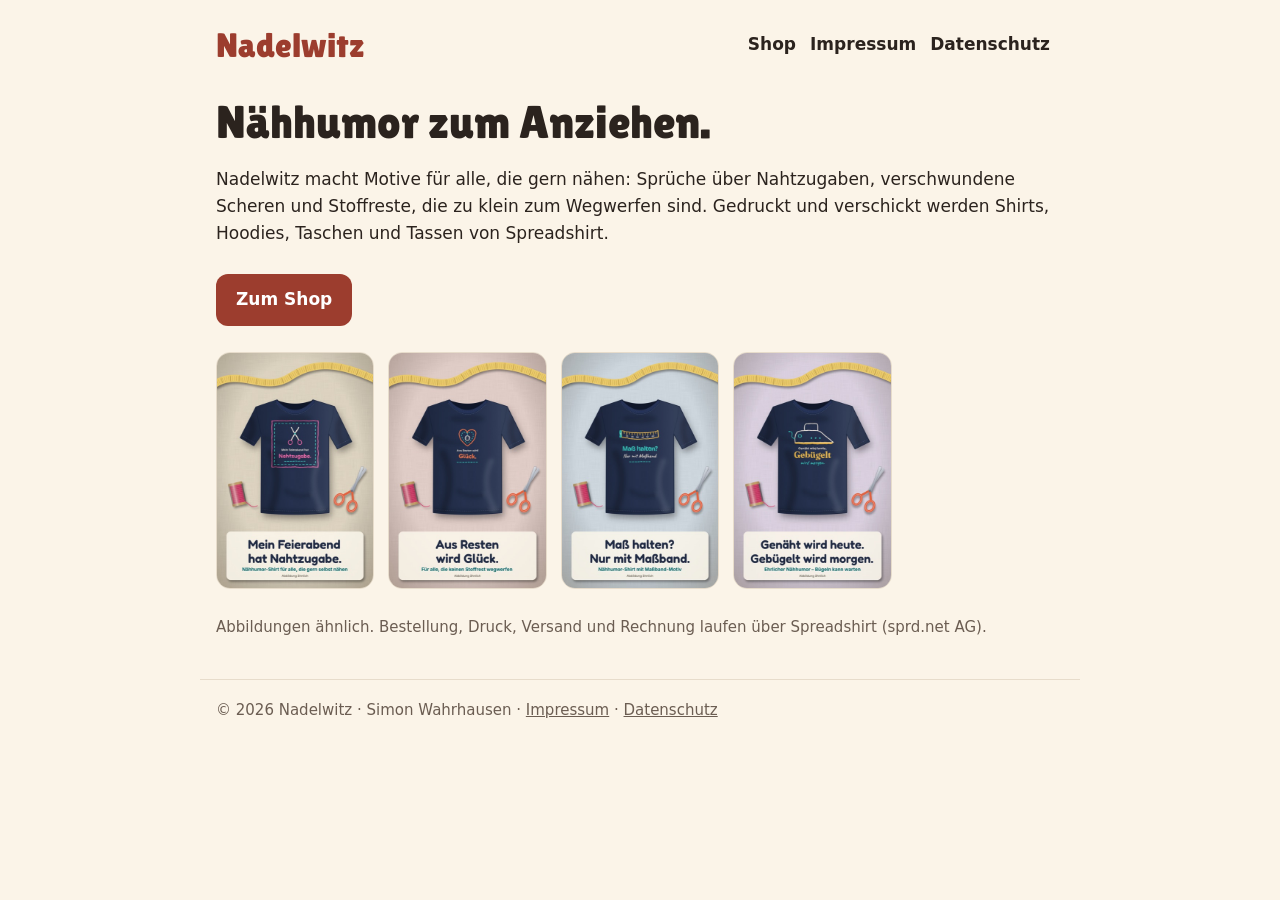
<file: index.html>
<!doctype html>
<html lang="de">
<head>
<meta charset="utf-8">
<meta name="viewport" content="width=device-width,initial-scale=1">
<title>Nadelwitz – Nähhumor zum Anziehen</title>
<meta name="description" content="Nadelwitz: Shirts, Hoodies, Taschen und Tassen mit Sprüchen für alle, die gern nähen.">
<link rel="stylesheet" href="stil.css">
</head>
<body>
<header><a class="marke" href="./">Nadelwitz</a><nav><a href="https://nadelwitz.myspreadshop.de/">Shop</a><a href="impressum.html">Impressum</a><a href="datenschutz.html">Datenschutz</a></nav></header>
<main>
<h1>Nähhumor zum Anziehen.</h1>
<p>Nadelwitz macht Motive für alle, die gern nähen: Sprüche über Nahtzugaben, verschwundene Scheren und Stoffreste, die zu klein zum Wegwerfen sind. Gedruckt und verschickt werden Shirts, Hoodies, Taschen und Tassen von Spreadshirt.</p>
<p><a class="knopf" href="https://nadelwitz.myspreadshop.de/">Zum Shop</a></p>
<div class="raster">
<img src="bilder/motiv-01.jpg" width="426" height="640" alt="Shirt mit dem Spruch „Mein Feierabend hat Nahtzugabe.“ und einer Schere über einem Schnittmuster">
<img src="bilder/motiv-05.jpg" width="426" height="640" alt="Shirt mit dem Spruch „Aus Resten wird Glück.“ und einem Herz aus Stoff">
<img src="bilder/motiv-07.jpg" width="426" height="640" alt="Shirt mit dem Spruch „Maß halten? Nur mit Maßband.“ und einem Maßband">
<img src="bilder/motiv-09.jpg" width="426" height="640" alt="Shirt mit dem Spruch „Genäht wird heute. Gebügelt wird morgen.“ und einem Bügeleisen">
</div>
<p class="leise">Abbildungen ähnlich. Bestellung, Druck, Versand und Rechnung laufen über Spreadshirt (sprd.net AG).</p>
</main>
<footer>© 2026 Nadelwitz · Simon Wahrhausen · <a href="impressum.html">Impressum</a> · <a href="datenschutz.html">Datenschutz</a></footer>
</body></html>
</file>
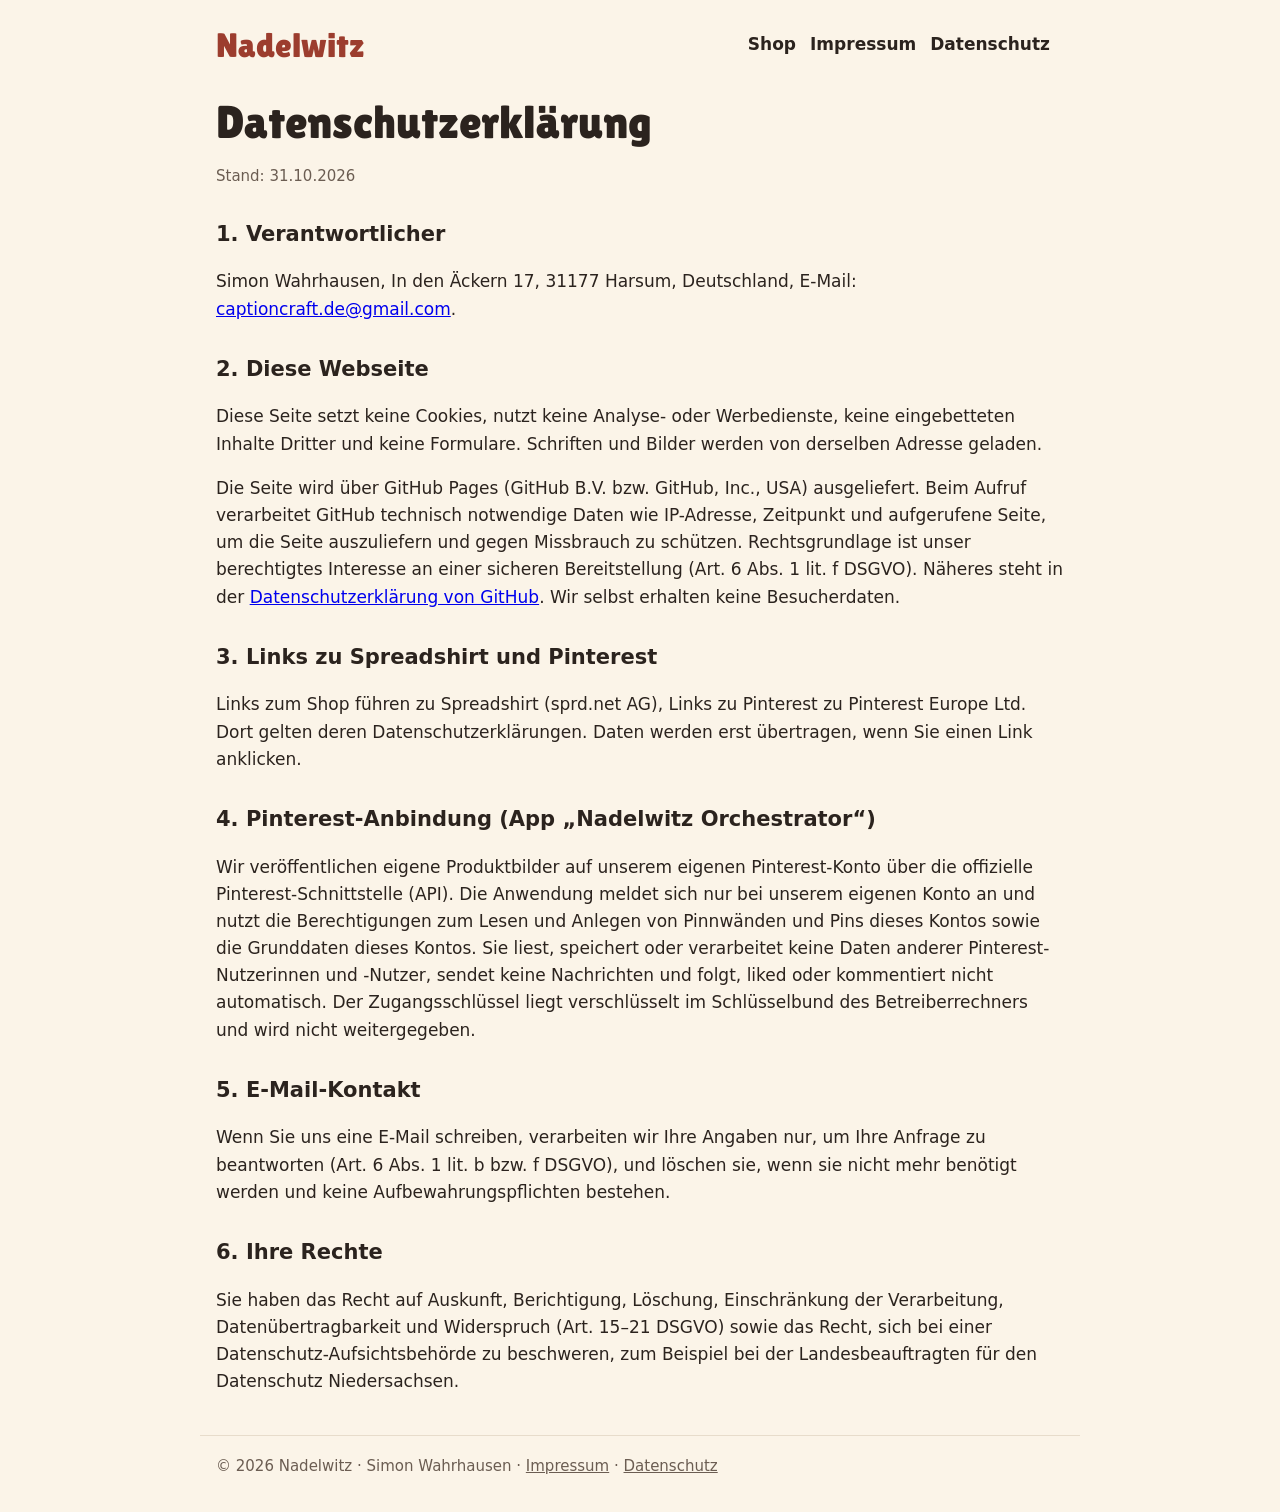
<file: datenschutz.html>
<!doctype html>
<html lang="de">
<head>
<meta charset="utf-8">
<meta name="viewport" content="width=device-width,initial-scale=1">
<title>Datenschutz – Nadelwitz</title>
<meta name="description" content="Datenschutzerklärung von Nadelwitz">
<link rel="stylesheet" href="stil.css">
</head>
<body>
<header><a class="marke" href="./">Nadelwitz</a><nav><a href="https://nadelwitz.myspreadshop.de/">Shop</a><a href="impressum.html">Impressum</a><a href="datenschutz.html">Datenschutz</a></nav></header>
<main>
<h1>Datenschutzerklärung</h1>
<p class="leise">Stand: 31.10.2026</p>
<h2>1. Verantwortlicher</h2>
<p>Simon Wahrhausen, In den Äckern 17, 31177 Harsum, Deutschland, E-Mail: <a href="mailto:captioncraft.de@gmail.com">captioncraft.de@gmail.com</a>.</p>
<h2>2. Diese Webseite</h2>
<p>Diese Seite setzt keine Cookies, nutzt keine Analyse- oder Werbedienste, keine eingebetteten Inhalte Dritter und keine Formulare. Schriften und Bilder werden von derselben Adresse geladen.</p>
<p>Die Seite wird über GitHub Pages (GitHub B.V. bzw. GitHub, Inc., USA) ausgeliefert. Beim Aufruf verarbeitet GitHub technisch notwendige Daten wie IP-Adresse, Zeitpunkt und aufgerufene Seite, um die Seite auszuliefern und gegen Missbrauch zu schützen. Rechtsgrundlage ist unser berechtigtes Interesse an einer sicheren Bereitstellung (Art. 6 Abs. 1 lit. f DSGVO). Näheres steht in der <a href="https://docs.github.com/de/site-policy/privacy-policies/github-general-privacy-statement">Datenschutzerklärung von GitHub</a>. Wir selbst erhalten keine Besucherdaten.</p>
<h2>3. Links zu Spreadshirt und Pinterest</h2>
<p>Links zum Shop führen zu Spreadshirt (sprd.net AG), Links zu Pinterest zu Pinterest Europe Ltd. Dort gelten deren Datenschutzerklärungen. Daten werden erst übertragen, wenn Sie einen Link anklicken.</p>
<h2>4. Pinterest-Anbindung (App „Nadelwitz Orchestrator“)</h2>
<p>Wir veröffentlichen eigene Produktbilder auf unserem eigenen Pinterest-Konto über die offizielle Pinterest-Schnittstelle (API). Die Anwendung meldet sich nur bei unserem eigenen Konto an und nutzt die Berechtigungen zum Lesen und Anlegen von Pinnwänden und Pins dieses Kontos sowie die Grunddaten dieses Kontos. Sie liest, speichert oder verarbeitet keine Daten anderer Pinterest-Nutzerinnen und -Nutzer, sendet keine Nachrichten und folgt, liked oder kommentiert nicht automatisch. Der Zugangsschlüssel liegt verschlüsselt im Schlüsselbund des Betreiberrechners und wird nicht weitergegeben.</p>
<h2>5. E-Mail-Kontakt</h2>
<p>Wenn Sie uns eine E-Mail schreiben, verarbeiten wir Ihre Angaben nur, um Ihre Anfrage zu beantworten (Art. 6 Abs. 1 lit. b bzw. f DSGVO), und löschen sie, wenn sie nicht mehr benötigt werden und keine Aufbewahrungspflichten bestehen.</p>
<h2>6. Ihre Rechte</h2>
<p>Sie haben das Recht auf Auskunft, Berichtigung, Löschung, Einschränkung der Verarbeitung, Datenübertragbarkeit und Widerspruch (Art. 15–21 DSGVO) sowie das Recht, sich bei einer Datenschutz-Aufsichtsbehörde zu beschweren, zum Beispiel bei der Landesbeauftragten für den Datenschutz Niedersachsen.</p>
</main>
<footer>© 2026 Nadelwitz · Simon Wahrhausen · <a href="impressum.html">Impressum</a> · <a href="datenschutz.html">Datenschutz</a></footer>
</body></html>
</file>
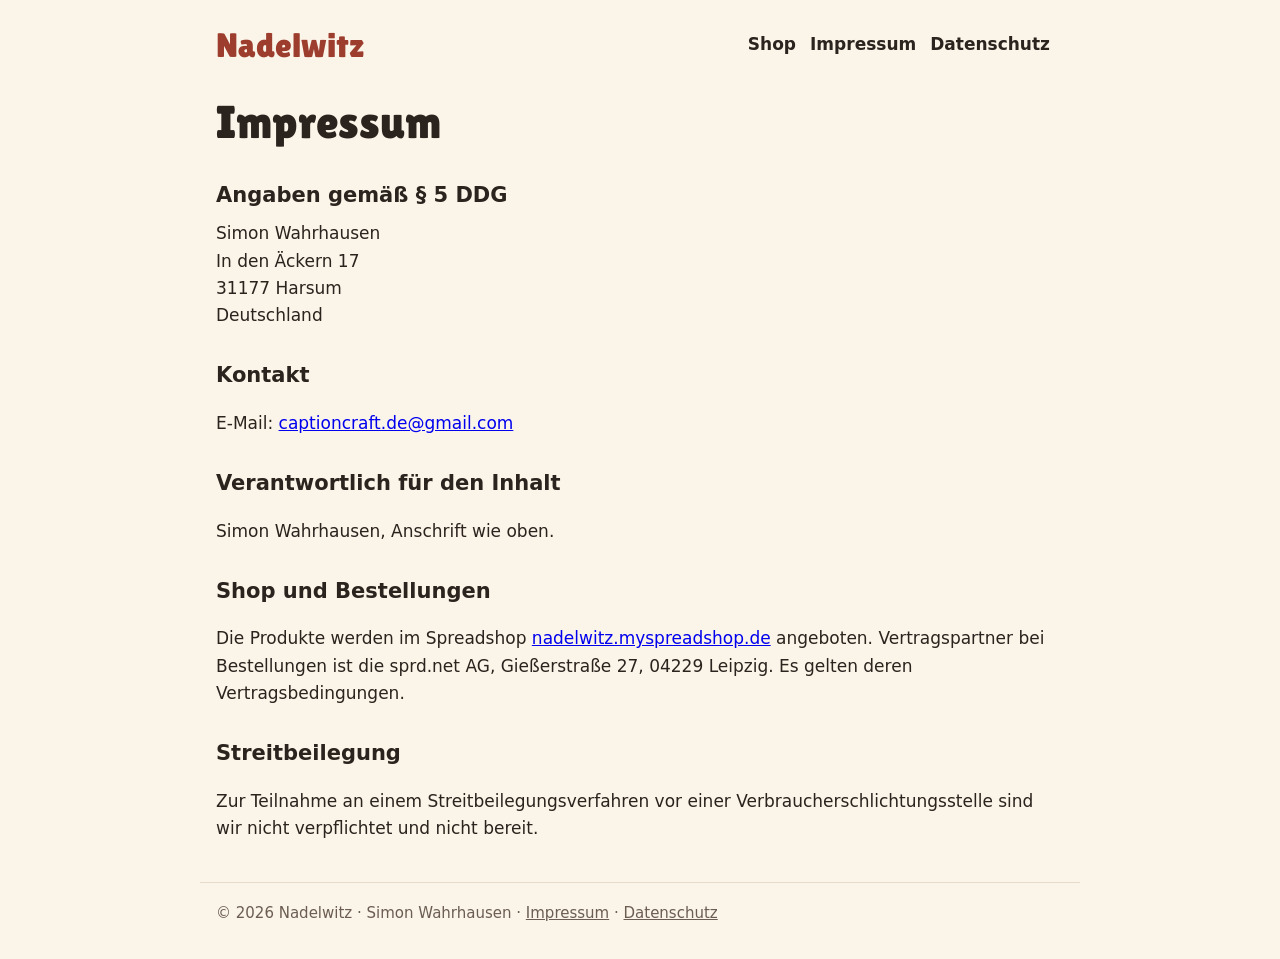
<file: impressum.html>
<!doctype html>
<html lang="de">
<head>
<meta charset="utf-8">
<meta name="viewport" content="width=device-width,initial-scale=1">
<title>Impressum – Nadelwitz</title>
<meta name="description" content="Impressum von Nadelwitz">
<link rel="stylesheet" href="stil.css">
</head>
<body>
<header><a class="marke" href="./">Nadelwitz</a><nav><a href="https://nadelwitz.myspreadshop.de/">Shop</a><a href="impressum.html">Impressum</a><a href="datenschutz.html">Datenschutz</a></nav></header>
<main>
<h1>Impressum</h1>
<h2>Angaben gemäß § 5 DDG</h2>
<address>Simon Wahrhausen<br>In den Äckern 17<br>31177 Harsum<br>Deutschland</address>
<h2>Kontakt</h2>
<p>E-Mail: <a href="mailto:captioncraft.de@gmail.com">captioncraft.de@gmail.com</a></p>
<h2>Verantwortlich für den Inhalt</h2>
<p>Simon Wahrhausen, Anschrift wie oben.</p>
<h2>Shop und Bestellungen</h2>
<p>Die Produkte werden im Spreadshop <a href="https://nadelwitz.myspreadshop.de/">nadelwitz.myspreadshop.de</a> angeboten. Vertragspartner bei Bestellungen ist die sprd.net AG, Gießerstraße 27, 04229 Leipzig. Es gelten deren Vertragsbedingungen.</p>
<h2>Streitbeilegung</h2>
<p>Zur Teilnahme an einem Streitbeilegungsverfahren vor einer Verbraucherschlichtungsstelle sind wir nicht verpflichtet und nicht bereit.</p>
</main>
<footer>© 2026 Nadelwitz · Simon Wahrhausen · <a href="impressum.html">Impressum</a> · <a href="datenschutz.html">Datenschutz</a></footer>
</body></html>
</file>
<file: stil.css>
@font-face{font-family:"Lilita One";src:url("schrift/LilitaOne-Regular.ttf") format("truetype");font-display:swap}
:root{--grund:#FBF4E8;--text:#2B231E;--leise:#6B5D52;--akzent:#9C3D2E;--karte:#FFFFFF;--linie:#E7DCCB}
@media (prefers-color-scheme:dark){:root{--grund:#1E1A17;--text:#F4EBDD;--leise:#C9B9A6;--akzent:#FFAA95;--karte:#2A2420;--linie:#3E352E}}
*{box-sizing:border-box}
body{margin:0;background:var(--grund);color:var(--text);font:17px/1.6 system-ui,-apple-system,"Segoe UI",sans-serif}
main,header,footer{max-width:880px;margin:0 auto;padding:0 16px}
header{padding-top:28px;display:flex;justify-content:space-between;align-items:center;gap:12px;flex-wrap:wrap}
.marke{font:400 34px/1 "Lilita One",system-ui,sans-serif;color:var(--akzent);text-decoration:none}
nav a{color:var(--text);margin-right:14px;text-decoration:none;font-weight:600}
nav a:hover,nav a:focus-visible{text-decoration:underline}
h1{font:400 clamp(30px,6vw,46px)/1.15 "Lilita One",system-ui,sans-serif;margin:34px 0 10px}
h2{font-size:21px;margin:30px 0 8px}
.knopf{display:inline-block;background:var(--akzent);color:#fff;padding:12px 20px;border-radius:12px;text-decoration:none;font-weight:700;margin:10px 10px 0 0}
@media (prefers-color-scheme:dark){.knopf{color:#1E1A17}}
.zweit{background:transparent;color:var(--akzent);border:2px solid var(--akzent)}
.raster{display:grid;grid-template-columns:repeat(auto-fill,minmax(150px,1fr));gap:14px;margin:26px 0}
.raster img{width:100%;height:auto;border-radius:14px;display:block;background:var(--karte);border:1px solid var(--linie)}
.leise{color:var(--leise);font-size:15px}
footer{border-top:1px solid var(--linie);margin-top:40px;padding:18px 16px 34px;font-size:15px;color:var(--leise)}
footer a{color:var(--leise)}
address{font-style:normal}
</file>
